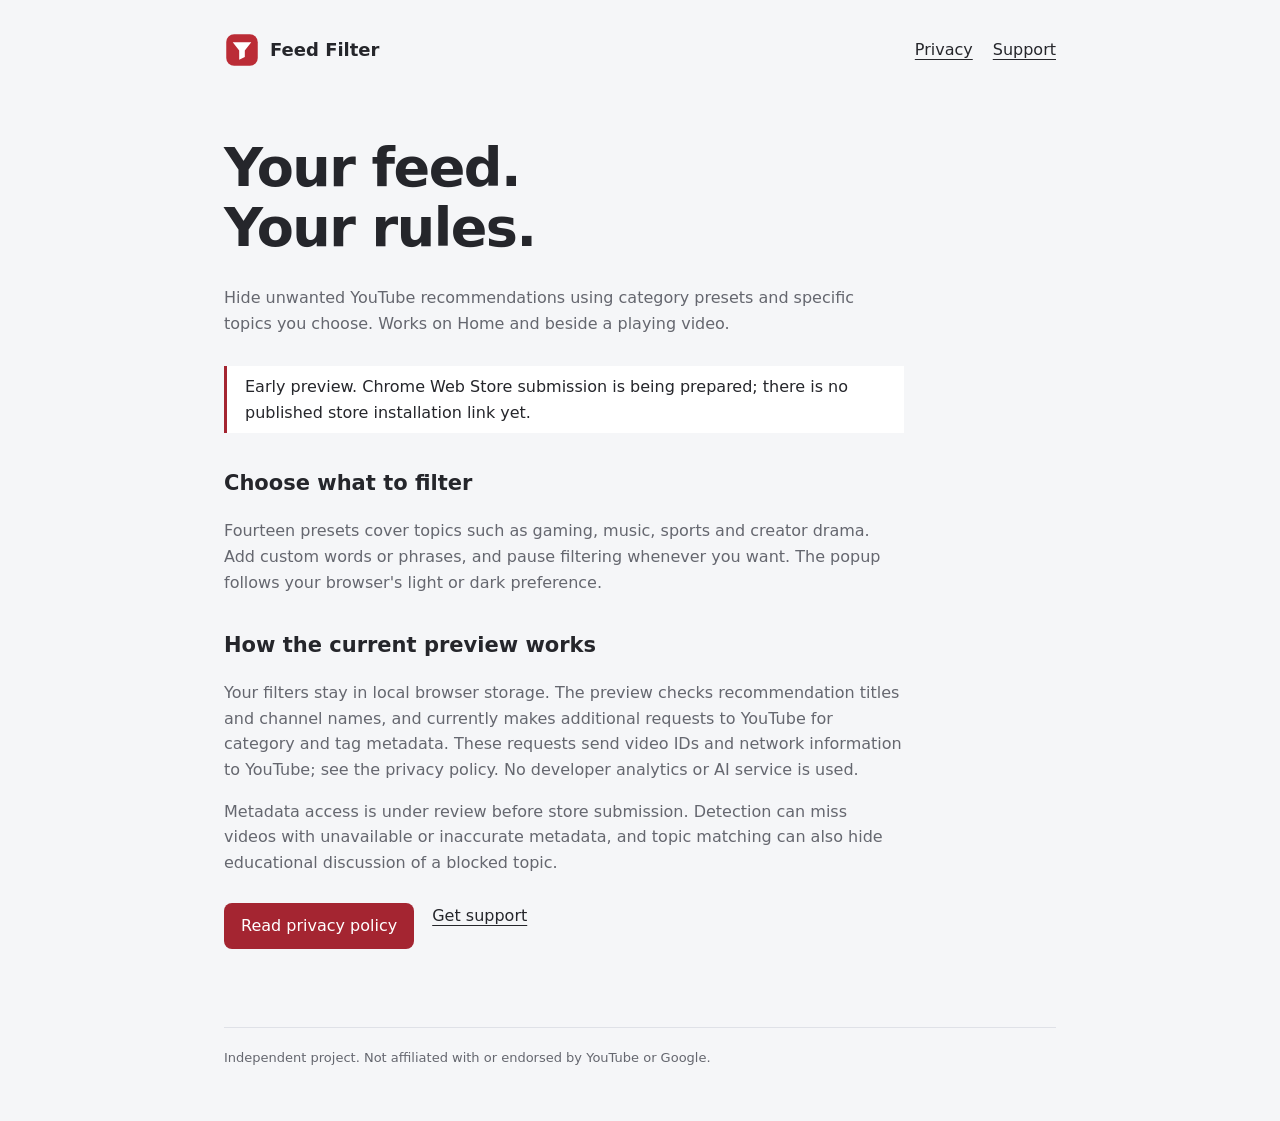
<file: index.html>
<!doctype html><html lang="en"><head><meta charset="utf-8"><meta name="viewport" content="width=device-width,initial-scale=1"><meta name="color-scheme" content="light dark"><meta name="description" content="Feed Filter is an independent browser extension for choosing which YouTube recommendations to hide."><title>Feed Filter</title><link rel="icon" href="icon.svg" type="image/svg+xml"><link rel="stylesheet" href="site.css"></head><body>
<header><img src="icon.svg" width="36" height="36" alt=""><strong>Feed Filter</strong><nav aria-label="Main"><a href="privacy.html">Privacy</a><a href="support.html">Support</a></nav></header>
<main><h1>Your feed.<br>Your rules.</h1><p>Hide unwanted YouTube recommendations using category presets and specific topics you choose. Works on Home and beside a playing video.</p>
<p class="notice">Early preview. Chrome Web Store submission is being prepared; there is no published store installation link yet.</p>
<h2>Choose what to filter</h2><p>Fourteen presets cover topics such as gaming, music, sports and creator drama. Add custom words or phrases, and pause filtering whenever you want. The popup follows your browser's light or dark preference.</p>
<h2>How the current preview works</h2><p>Your filters stay in local browser storage. The preview checks recommendation titles and channel names, and currently makes additional requests to YouTube for category and tag metadata. These requests send video IDs and network information to YouTube; see the privacy policy. No developer analytics or AI service is used.</p><p>Metadata access is under review before store submission. Detection can miss videos with unavailable or inaccurate metadata, and topic matching can also hide educational discussion of a blocked topic.</p>
<div class="actions"><a class="button" href="privacy.html">Read privacy policy</a><a href="support.html">Get support</a></div></main>
<footer>Independent project. Not affiliated with or endorsed by YouTube or Google.</footer></body></html>
</file>
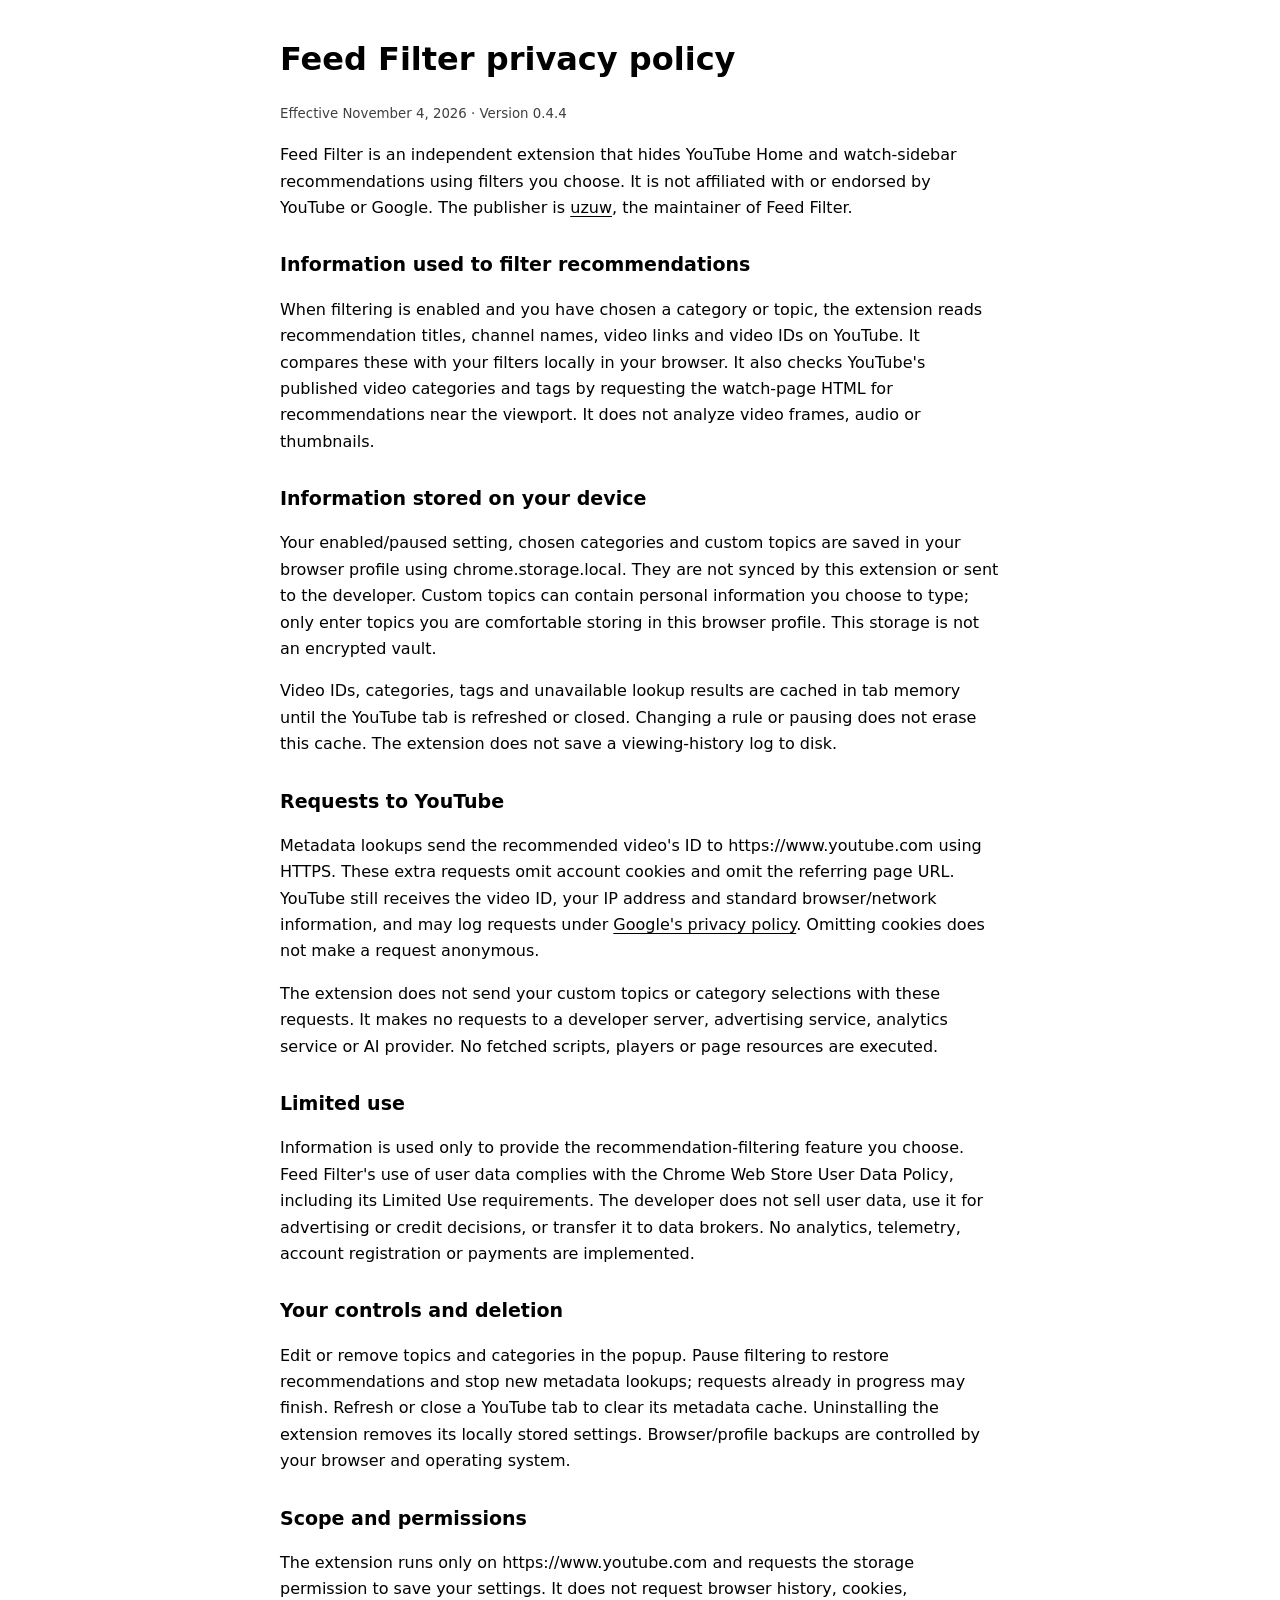
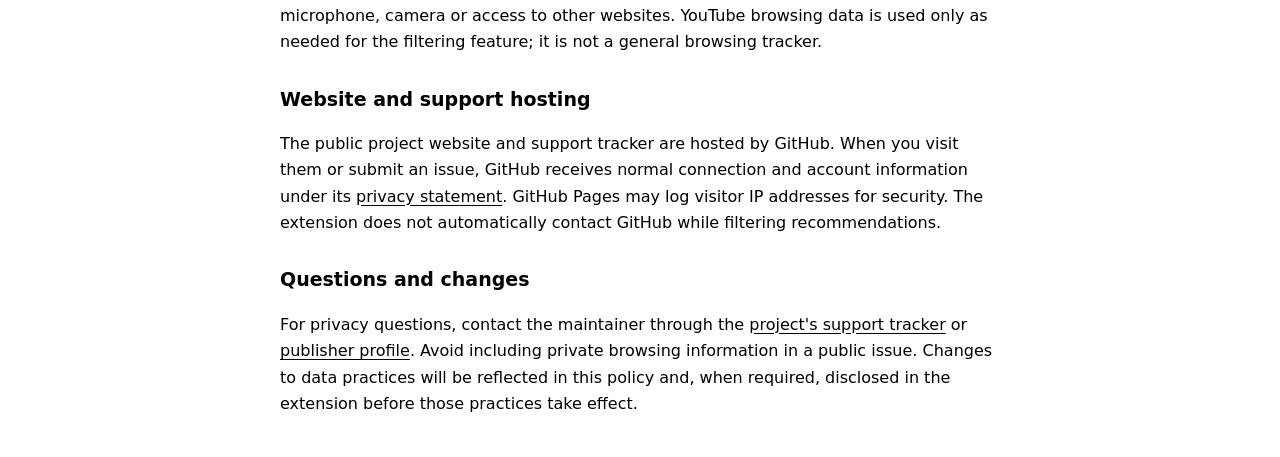
<file: privacy.html>
<!doctype html>
<html lang="en">
<meta charset="utf-8">
<meta name="viewport" content="width=device-width, initial-scale=1">
<meta name="color-scheme" content="light dark">
<title>Feed Filter privacy policy</title>
<style>
:root{color-scheme:light dark;font:16px/1.65 system-ui,sans-serif}body{max-width:720px;margin:40px auto;padding:0 24px}h1{line-height:1.2}h2{font-size:19px;margin-top:28px}a{color:inherit;text-underline-offset:3px}small{opacity:.75}
</style>
<main>
<h1>Feed Filter privacy policy</h1>
<p><small>Effective November 4, 2026 · Version 0.4.4</small></p>
<p>Feed Filter is an independent extension that hides YouTube Home and watch-sidebar recommendations using filters you choose. It is not affiliated with or endorsed by YouTube or Google. The publisher is <a href="https://github.com/uzuw">uzuw</a>, the maintainer of Feed Filter.</p>
<h2>Information used to filter recommendations</h2>
<p>When filtering is enabled and you have chosen a category or topic, the extension reads recommendation titles, channel names, video links and video IDs on YouTube. It compares these with your filters locally in your browser. It also checks YouTube's published video categories and tags by requesting the watch-page HTML for recommendations near the viewport. It does not analyze video frames, audio or thumbnails.</p>
<h2>Information stored on your device</h2>
<p>Your enabled/paused setting, chosen categories and custom topics are saved in your browser profile using chrome.storage.local. They are not synced by this extension or sent to the developer. Custom topics can contain personal information you choose to type; only enter topics you are comfortable storing in this browser profile. This storage is not an encrypted vault.</p>
<p>Video IDs, categories, tags and unavailable lookup results are cached in tab memory until the YouTube tab is refreshed or closed. Changing a rule or pausing does not erase this cache. The extension does not save a viewing-history log to disk.</p>
<h2>Requests to YouTube</h2>
<p>Metadata lookups send the recommended video's ID to https://www.youtube.com using HTTPS. These extra requests omit account cookies and omit the referring page URL. YouTube still receives the video ID, your IP address and standard browser/network information, and may log requests under <a href="https://policies.google.com/privacy">Google's privacy policy</a>. Omitting cookies does not make a request anonymous.</p>
<p>The extension does not send your custom topics or category selections with these requests. It makes no requests to a developer server, advertising service, analytics service or AI provider. No fetched scripts, players or page resources are executed.</p>
<h2>Limited use</h2>
<p>Information is used only to provide the recommendation-filtering feature you choose. Feed Filter's use of user data complies with the Chrome Web Store User Data Policy, including its Limited Use requirements. The developer does not sell user data, use it for advertising or credit decisions, or transfer it to data brokers. No analytics, telemetry, account registration or payments are implemented.</p>
<h2>Your controls and deletion</h2>
<p>Edit or remove topics and categories in the popup. Pause filtering to restore recommendations and stop new metadata lookups; requests already in progress may finish. Refresh or close a YouTube tab to clear its metadata cache. Uninstalling the extension removes its locally stored settings. Browser/profile backups are controlled by your browser and operating system.</p>
<h2>Scope and permissions</h2>
<p>The extension runs only on https://www.youtube.com and requests the storage permission to save your settings. It does not request browser history, cookies, microphone, camera or access to other websites. YouTube browsing data is used only as needed for the filtering feature; it is not a general browsing tracker.</p>
<h2>Website and support hosting</h2>
<p>The public project website and support tracker are hosted by GitHub. When you visit them or submit an issue, GitHub receives normal connection and account information under its <a href="https://docs.github.com/en/site-policy/privacy-policies/github-general-privacy-statement">privacy statement</a>. GitHub Pages may log visitor IP addresses for security. The extension does not automatically contact GitHub while filtering recommendations.</p>
<h2>Questions and changes</h2>
<p>For privacy questions, contact the maintainer through the <a href="https://github.com/uzuw/feed-filter-site/issues">project's support tracker</a> or <a href="https://github.com/uzuw">publisher profile</a>. Avoid including private browsing information in a public issue. Changes to data practices will be reflected in this policy and, when required, disclosed in the extension before those practices take effect.</p>
</main>
</html>
</file>
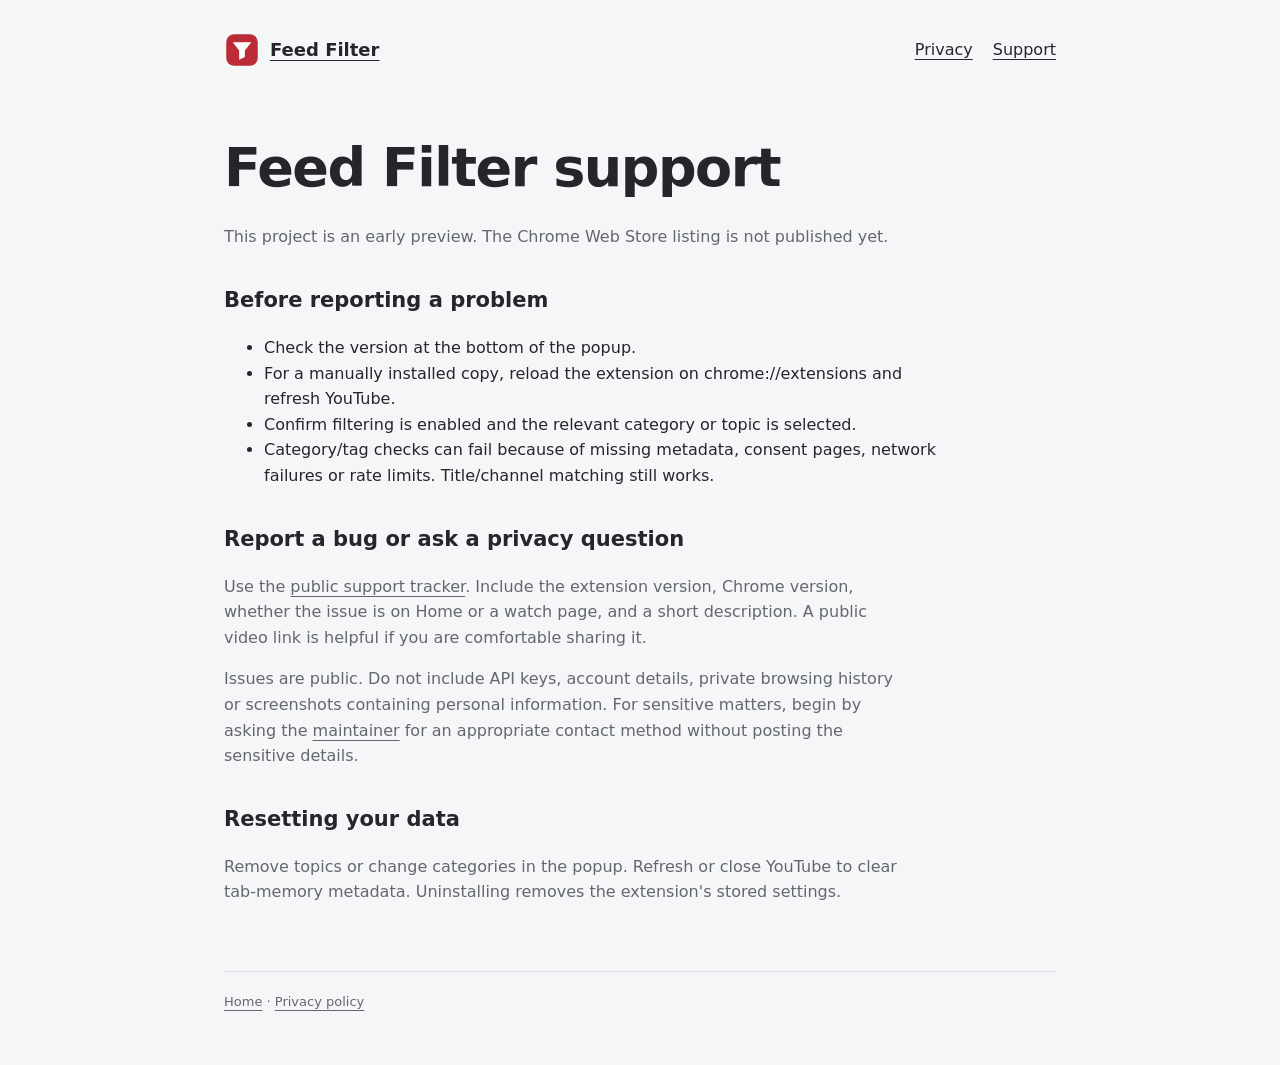
<file: support.html>
<!doctype html><html lang="en"><head><meta charset="utf-8"><meta name="viewport" content="width=device-width,initial-scale=1"><meta name="color-scheme" content="light dark"><title>Support · Feed Filter</title><link rel="icon" href="icon.svg" type="image/svg+xml"><link rel="stylesheet" href="site.css"></head><body>
<header><img src="icon.svg" width="36" height="36" alt=""><strong><a href="index.html">Feed Filter</a></strong><nav aria-label="Main"><a href="privacy.html">Privacy</a><a href="support.html" aria-current="page">Support</a></nav></header>
<main><h1>Feed Filter support</h1><p>This project is an early preview. The Chrome Web Store listing is not published yet.</p>
<h2>Before reporting a problem</h2><ul><li>Check the version at the bottom of the popup.</li><li>For a manually installed copy, reload the extension on chrome://extensions and refresh YouTube.</li><li>Confirm filtering is enabled and the relevant category or topic is selected.</li><li>Category/tag checks can fail because of missing metadata, consent pages, network failures or rate limits. Title/channel matching still works.</li></ul>
<h2>Report a bug or ask a privacy question</h2><p>Use the <a href="https://github.com/uzuw/feed-filter-site/issues">public support tracker</a>. Include the extension version, Chrome version, whether the issue is on Home or a watch page, and a short description. A public video link is helpful if you are comfortable sharing it.</p><p>Issues are public. Do not include API keys, account details, private browsing history or screenshots containing personal information. For sensitive matters, begin by asking the <a href="https://github.com/uzuw">maintainer</a> for an appropriate contact method without posting the sensitive details.</p><h2>Resetting your data</h2><p>Remove topics or change categories in the popup. Refresh or close YouTube to clear tab-memory metadata. Uninstalling removes the extension's stored settings.</p></main>
<footer><a href="index.html">Home</a> · <a href="privacy.html">Privacy policy</a></footer></body></html>
</file>
<file: site.css>
:root{color-scheme:light dark;font:16px/1.6 system-ui,sans-serif;color:#25262b;background:#f5f6f8;--muted:#65676f;--line:#dfe1e7;--surface:white;--accent:#a42531}*{box-sizing:border-box}body{margin:0 auto;max-width:880px;padding:32px 24px}header{display:flex;align-items:center;gap:10px}header strong{font-size:18px}nav{display:flex;gap:20px;margin-left:auto}a{color:inherit;text-underline-offset:4px}main{padding:70px 0 50px}h1{font-size:clamp(32px,6vw,54px);line-height:1.12;letter-spacing:-1.5px;max-width:600px;margin:0 0 26px}h2{font-size:21px;margin-top:34px}p,li{max-width:680px}p{color:var(--muted)}.notice{border-left:3px solid var(--accent);padding:8px 18px;margin:30px 0;background:var(--surface);color:inherit}.actions{display:flex;gap:18px;flex-wrap:wrap;margin:28px 0}.button{background:var(--accent);color:white;border-radius:8px;padding:10px 17px;text-decoration:none}footer{border-top:1px solid var(--line);padding:20px 0;font-size:13px;color:var(--muted)}:focus-visible{outline:2px solid var(--accent);outline-offset:4px}@media(prefers-color-scheme:dark){:root{color:#f5f5f7;background:#191a1e;--muted:#b6b7c2;--line:#3d3e47;--surface:#25262b;--accent:#c94957}}@media(max-width:500px){nav{gap:12px;font-size:14px}main{padding-top:45px}}
</file>
